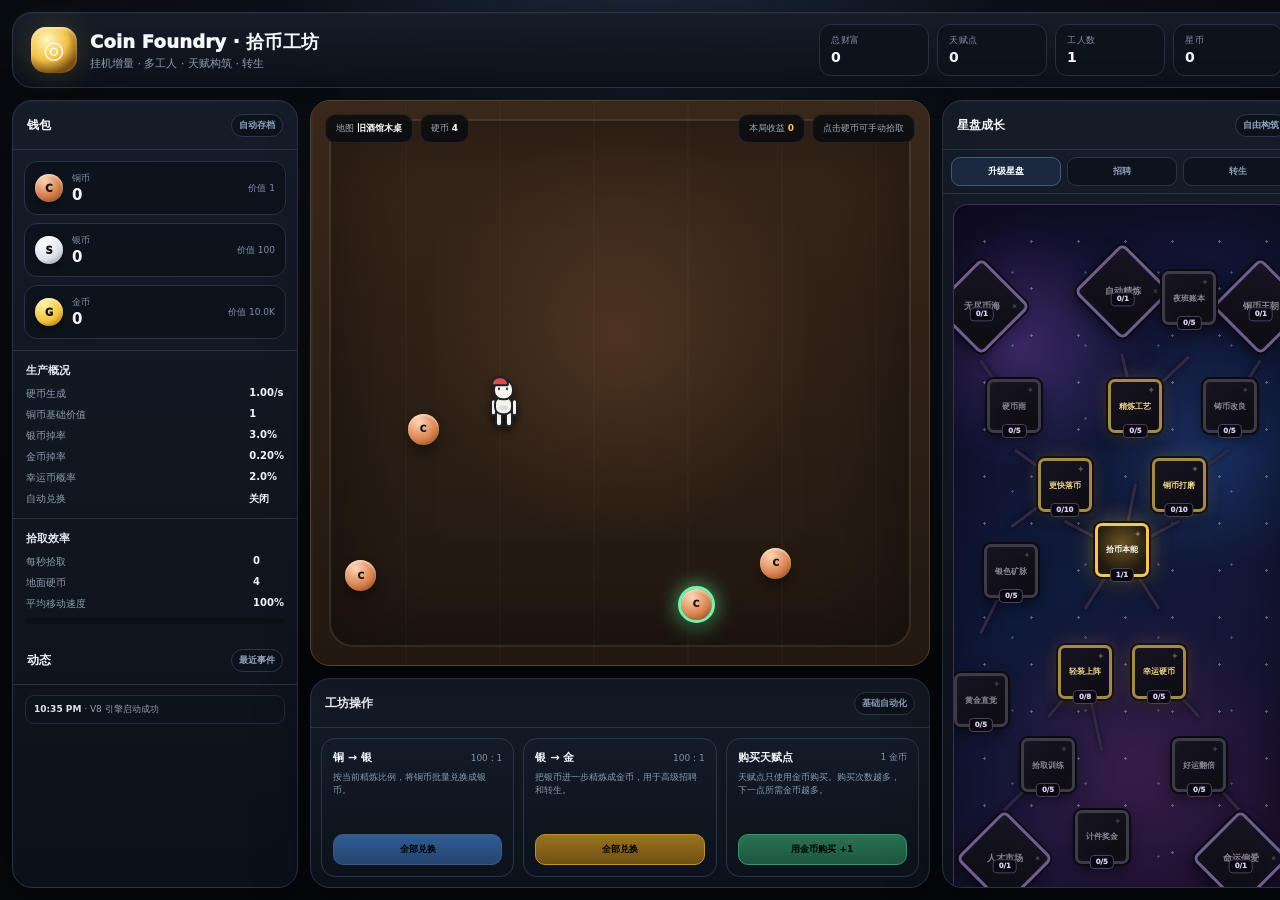
<file: index.html>
<!doctype html><html lang="zh-CN"><head><meta charset="utf-8"><meta name="viewport" content="width=device-width,initial-scale=1"><title>Coin Foundry · 拾币工坊</title><link rel="stylesheet" href="style.css?v=5"></head><body><div class="app"><header class="topbar glass"><div class="brand"><div class="logo">◎</div><div><h1>Coin Foundry · 拾币工坊</h1><p>挂机增量 · 多工人 · 天赋构筑 · 转生</p></div></div><div class="topstats"><div class="stat"><span>总财富</span><b id="wealth">0</b></div><div class="stat"><span>天赋点</span><b id="points">0</b></div><div class="stat"><span>工人数</span><b id="workerCount">1</b></div><div class="stat"><span>星币</span><b id="stars">0</b></div></div></header><aside class="left glass"><div class="panelHead"><span>钱包</span><span class="badge">自动存档</span></div><div class="wallet"><div class="money"><div class="moneyL"><div class="ci c">C</div><div><small>铜币</small><b id="copper">0</b></div></div><small id="cValue">价值 1</small></div><div class="money"><div class="moneyL"><div class="ci s">S</div><div><small>银币</small><b id="silver">0</b></div></div><small id="sValue">价值 100</small></div><div class="money"><div class="moneyL"><div class="ci g">G</div><div><small>金币</small><b id="gold">0</b></div></div><small id="gValue">价值 10,000</small></div></div><div class="section"><div class="sectionTitle">生产概况</div><div class="kv"><span>硬币生成</span><b id="spawnRate">1.00/s</b><span>铜币基础价值</span><b id="coinValue">1</b><span>银币掉率</span><b id="silverChance">3%</b><span>金币掉率</span><b id="goldChance">0.2%</b><span>幸运币概率</span><b id="luckChance">2%</b><span>自动兑换</span><b id="autoConvert">关闭</b></div></div><div class="section"><div class="sectionTitle">拾取效率</div><div class="kv"><span>每秒拾取</span><b id="pps">0</b><span>地面硬币</span><b id="ground">0</b><span>平均移动速度</span><b id="avgSpeed">100%</b></div><div class="progress"><i id="effBar" style="width:35%"></i></div></div><div class="panelHead"><span>动态</span><span class="badge">最近事件</span></div><div class="log" id="log"></div></aside><main class="center"><section class="arenaWrap"><div class="arena" id="field"></div><div class="arenaHud"><div class="hudGroup"><div class="hud">地图 <b>旧酒馆木桌</b></div><div class="hud">硬币 <b id="hudCoins">0</b></div></div><div class="hudGroup"><div class="hud gold">本局收益 <b id="runEarned">0</b></div><div class="hud">点击硬币可手动拾取</div></div></div><div id="workersLayer"></div></section><section class="actions glass"><div class="panelHead"><span>工坊操作</span><span class="badge">基础自动化</span></div><div class="actionGrid"><div class="card"><div><div class="cardTop"><strong>铜 → 银</strong><span id="ratioCS">100 : 1</span></div><p>按当前精炼比例，将铜币批量兑换成银币。</p></div><button class="btn" id="exchangeSilver">全部兑换</button></div><div class="card"><div><div class="cardTop"><strong>银 → 金</strong><span id="ratioSG">100 : 1</span></div><p>把银币进一步精炼成金币，用于高级招聘和转生。</p></div><button class="btn gold" id="exchangeGold">全部兑换</button></div><div class="card"><div><div class="cardTop"><strong>购买天赋点</strong><span id="pointCost">1 金币</span></div><p>天赋点只使用金币购买。购买次数越多，下一点所需金币越多。</p></div><button class="btn green" id="buyPoint">用金币购买 +1</button></div></div></section></main><aside class="right glass"><div class="panelHead"><span>星盘成长</span><span class="badge" id="buildName">自由构筑</span></div><div class="tabs"><button class="tab active" data-tab="tree">升级星盘</button><button class="tab" data-tab="workers">招聘</button><button class="tab" data-tab="prestige">转生</button></div><div class="tabBody"><div class="view" id="view-tree"><div class="tree" id="tree"></div></div><div class="view" id="view-workers" style="display:none"><div class="workerShop" id="workerShop"></div></div><div class="view" id="view-prestige" style="display:none"><div class="prestigeBox"><h3>星币转生</h3><p>达到足够总收益后，可重置本局资源、招聘与普通天赋，换取永久星币。每枚星币永久提高硬币价值与生成速度。</p><div class="kv"><span>预计获得</span><b id="prestigeGain">0 星币</b><span>当前永久加成</span><b id="starBonus">+0%</b></div><button class="btn gold" id="prestigeBtn" style="width:100%;margin-top:10px">进行转生</button></div></div></div></aside></div><div class="tooltip" id="tooltip"></div><div class="toast" id="toast"></div><script src="game-v8.js?v=8"></script></body></html>
</file>
<file: style.css>
:root{--bg:#07090d;--bg2:#0d1118;--panel:#111721;--panel2:#171f2b;--line:#2a3444;--text:#f4f7fb;--muted:#8f9bad;--gold:#f7c754;--copper:#d88753;--silver:#dfe7f0;--blue:#74a7ff;--green:#69dfa2;--red:#ff7e7e;--violet:#b58cff}*{box-sizing:border-box}html,body{margin:0;height:100%;overflow:hidden;background:radial-gradient(circle at 50% -15%,#1f2e43 0,#0c1119 32%,#06080c 72%);color:var(--text);font-family:Inter,system-ui,-apple-system,"Segoe UI",Arial,sans-serif}button{font:inherit}.app{height:100vh;display:grid;grid-template-columns:286px minmax(620px,1fr) 360px;grid-template-rows:76px 1fr;gap:12px;padding:12px}.glass{background:linear-gradient(180deg,rgba(22,29,41,.96),rgba(12,17,25,.98));border:1px solid var(--line);box-shadow:0 20px 55px rgba(0,0,0,.34),inset 0 1px rgba(255,255,255,.025)}.topbar{grid-column:1/4;border-radius:20px;display:flex;align-items:center;justify-content:space-between;padding:0 18px}.brand{display:flex;align-items:center;gap:13px}.logo{width:46px;height:46px;border-radius:15px;background:radial-gradient(circle at 35% 28%,#fff7bf,#f2c044 46%,#7e5014 75%);display:grid;place-items:center;font-size:24px;box-shadow:0 0 30px rgba(247,199,84,.2),inset 0 2px 3px rgba(255,255,255,.5)}.brand h1{font-size:18px;margin:0;font-weight:950;letter-spacing:.2px}.brand p{margin:2px 0 0;font-size:11px;color:#8f9bb0}.topstats{display:flex;gap:8px}.stat{min-width:110px;padding:9px 11px;border-radius:12px;background:#0d131c;border:1px solid #253044}.stat span{display:block;font-size:9px;color:#8290a5;text-transform:uppercase;letter-spacing:.7px}.stat b{font-size:14px}.left,.right{border-radius:20px;min-height:0;overflow:hidden}.panelHead{height:49px;padding:0 14px;display:flex;align-items:center;justify-content:space-between;border-bottom:1px solid var(--line);font-size:12px;font-weight:900}.badge{font-size:9px;padding:4px 7px;border-radius:999px;background:#0d131c;border:1px solid #2b374a;color:#8fa2bc}.wallet{padding:11px;display:grid;gap:8px}.money{padding:10px;border-radius:13px;background:#0d131c;border:1px solid #253247;display:flex;align-items:center;justify-content:space-between}.moneyL{display:flex;align-items:center;gap:9px}.ci{width:28px;height:28px;border-radius:50%;display:grid;place-items:center;color:#111;font-size:10px;font-weight:950;box-shadow:inset 0 2px 3px rgba(255,255,255,.55),0 5px 10px rgba(0,0,0,.3)}.ci.c{background:radial-gradient(circle at 35% 25%,#ffd3b0,#d27a47 58%,#76391c)}.ci.s{background:radial-gradient(circle at 35% 25%,#fff,#dce3ea 58%,#78828e)}.ci.g{background:radial-gradient(circle at 35% 25%,#fff4a4,#f2c33d 58%,#8f5d04)}.money small{display:block;font-size:9px;color:#7f90a8}.money b{font-size:15px}.section{padding:12px 13px;border-top:1px solid var(--line)}.sectionTitle{font-size:11px;font-weight:900;margin-bottom:9px;color:#dfe8f5}.kv{display:grid;grid-template-columns:1fr auto;gap:7px 10px;font-size:10px;color:#8e9db1}.kv b{color:#eef4fc}.progress{height:6px;border-radius:99px;background:#0b1017;overflow:hidden;margin-top:7px}.progress i{display:block;height:100%;border-radius:99px;background:linear-gradient(90deg,#568cf0,#84c2ff)}.log{height:210px;overflow:auto;display:flex;flex-direction:column;gap:6px;padding:10px 12px}.log div{font-size:9px;line-height:1.45;padding:7px 8px;border-radius:9px;background:#0d131c;border:1px solid #202b3b;color:#8f9db0}.log strong{color:#dce6f3}.center{display:grid;grid-template-rows:minmax(430px,1fr) 210px;gap:12px;min-height:0}.arenaWrap{position:relative;border-radius:20px;overflow:hidden;border:1px solid #58402d;background:#2c2017;box-shadow:0 18px 45px rgba(0,0,0,.28)}.arena{position:absolute;inset:0;background:radial-gradient(circle at 50% 42%,rgba(184,119,63,.22),transparent 45%),repeating-linear-gradient(90deg,rgba(255,255,255,.018) 0 2px,transparent 2px 94px),linear-gradient(180deg,#39271b,#211811)}.arena:before{content:"";position:absolute;inset:18px;border-radius:24px;border:2px solid rgba(255,232,192,.08);box-shadow:inset 0 0 95px rgba(0,0,0,.48)}.arenaHud{position:absolute;z-index:30;left:14px;right:14px;top:13px;display:flex;justify-content:space-between;pointer-events:none}.hudGroup{display:flex;gap:7px}.hud{padding:7px 10px;border-radius:10px;background:rgba(7,10,15,.78);border:1px solid rgba(255,255,255,.09);backdrop-filter:blur(8px);font-size:9px;color:#9eacbe}.hud b{color:#fff}.hud.gold b{color:var(--gold)}.coin{position:absolute;width:31px;height:31px;border-radius:50%;display:grid;place-items:center;font-size:9px;font-weight:1000;color:#111;z-index:8;cursor:pointer;user-select:none;animation:drop .38s cubic-bezier(.15,.86,.28,1.1);box-shadow:0 7px 12px rgba(0,0,0,.38),inset 0 2px 2px rgba(255,255,255,.48)}.coin.copper{background:radial-gradient(circle at 35% 26%,#ffd5b4,#d9824f 58%,#743a19)}.coin.silver{background:radial-gradient(circle at 35% 26%,#fff,#dce5ed 58%,#75818e)}.coin.gold{background:radial-gradient(circle at 35% 26%,#fff5ad,#f5c83f 58%,#906003)}.coin.lucky{outline:3px solid #78efab;filter:drop-shadow(0 0 10px rgba(92,230,145,.75))}@keyframes drop{0%{transform:translateY(-46px) scale(.55) rotate(-45deg);opacity:.15}70%{transform:translateY(4px) scale(1.08)}100%{transform:none;opacity:1}}.worker{position:absolute;width:38px;height:48px;z-index:20;transform:translate(-50%,-60%);pointer-events:none;filter:drop-shadow(0 5px 4px rgba(0,0,0,.5))}.worker.flip{transform:translate(-50%,-60%) scaleX(-1)}.shadow{position:absolute;left:7px;bottom:0;width:25px;height:7px;border-radius:50%;background:rgba(0,0,0,.38);filter:blur(2px)}.body{position:absolute;left:10px;top:19px;width:19px;height:20px;border-radius:9px 9px 8px 8px;background:#f5f3ee!important;border:2px solid #202127!important;z-index:3}.head{position:absolute;left:9px;top:3px;width:21px;height:21px;border-radius:48% 48% 45% 45%;background:#faf8f2;border:2px solid #202127;z-index:5}.hair{display:none}.eye{position:absolute;top:11px;width:2px;height:3px;border-radius:50%;background:#25262a;z-index:7}.e1{left:15px}.e2{left:23px}.arm,.leg{position:absolute;border-radius:7px;transform-origin:50% 10%;z-index:2;border:2px solid #202127;background:#f4f2ed}.arm{width:7px;height:18px;top:22px}.arm.a1{left:5px}.arm.a2{right:5px}.leg{width:8px;height:17px;top:34px}.leg.l1{left:10px}.leg.l2{right:10px}.worker:after{content:"";position:absolute;left:15px;top:29px;width:9px;height:5px;border-radius:50%;background:rgba(30,31,35,.10);z-index:5}.worker.walk .a1,.worker.walk .l2{animation:limb .28s ease-in-out infinite alternate}.worker.walk .a2,.worker.walk .l1{animation:limb .28s ease-in-out infinite alternate-reverse}.worker.walk .head,.worker.walk .body{animation:bob .28s ease-in-out infinite alternate}.worker.pick .body{animation:crouch .28s ease}.worker.pick .head{animation:dip .28s ease}.worker.pick .arm{animation:grab .28s ease}@keyframes limb{from{transform:rotate(-29deg)}to{transform:rotate(29deg)}}@keyframes bob{to{transform:translateY(2px)}}@keyframes crouch{50%{transform:translateY(7px) scaleY(.78)}}@keyframes dip{50%{transform:translateY(6px)}}@keyframes grab{50%{transform:rotate(72deg) translateY(5px)}}.worker-runner .head:after{content:"";position:absolute;left:3px;top:-5px;width:14px;height:6px;border-radius:8px 8px 2px 2px;background:#d94f4f;border:2px solid #202127}.worker-scout .head:after{content:"";position:absolute;right:-5px;top:-4px;width:10px;height:10px;border-radius:50% 50% 0 50%;background:#6bc57b;border:2px solid #202127;transform:rotate(30deg)}.worker-porter .body:after{content:"";position:absolute;left:3px;top:4px;width:9px;height:9px;border-radius:2px;background:#d0a04d;border:1px solid #202127}.worker-banker .head:after{content:"$";position:absolute;left:3px;top:-7px;width:15px;height:12px;border-radius:3px;background:#d7b650;border:2px solid #202127;color:#1b1b1e;font-size:8px;font-weight:1000;text-align:center;line-height:10px}.float{position:absolute;z-index:40;pointer-events:none;font-size:12px;font-weight:950;text-shadow:0 2px 4px #000;animation:floatUp .85s ease-out forwards}@keyframes floatUp{to{transform:translateY(-48px);opacity:0}}.actions{border-radius:20px;overflow:hidden}.actionGrid{height:calc(100% - 49px);display:grid;grid-template-columns:repeat(3,1fr);gap:9px;padding:10px}.card{border:1px solid #29364a;border-radius:14px;background:linear-gradient(180deg,#131b27,#0c121b);padding:11px;display:flex;flex-direction:column;justify-content:space-between}.cardTop{display:flex;align-items:center;justify-content:space-between;gap:8px}.cardTop strong{font-size:11px}.cardTop span{font-size:9px;color:#8394ab}.card p{font-size:9px;color:#8899ae;line-height:1.4;margin:6px 0 9px}.btn{border:1px solid #3a5b82;background:linear-gradient(180deg,#315c94,#24456f);border-radius:10px;padding:8px 9px;font-size:9px;font-weight:900;cursor:pointer}.btn:hover{filter:brightness(1.13)}.btn.gold{background:linear-gradient(180deg,#9a7320,#6f5015);border-color:#bd9131}.btn.green{background:linear-gradient(180deg,#277454,#1d563f);border-color:#3a956f}.btn:disabled{opacity:.38;cursor:not-allowed}.right{display:grid;grid-template-rows:49px 44px 1fr}.tabs{display:flex;padding:7px 8px;gap:6px;border-bottom:1px solid var(--line)}.tab{flex:1;border:1px solid #283548;background:#0d131c;color:#8d9bb0;border-radius:9px;font-size:9px;font-weight:900;cursor:pointer}.tab.active{background:#1b2940;color:#fff;border-color:#3d5b86}.tabBody{min-height:0;position:relative;overflow:hidden}.view{position:absolute;inset:0;overflow:auto;padding:10px}.tree{position:relative;min-height:720px;border-radius:14px;background:radial-gradient(circle at 20% 20%,rgba(159,92,230,.28),transparent 19%),radial-gradient(circle at 78% 34%,rgba(46,115,215,.25),transparent 22%),radial-gradient(circle at 54% 78%,rgba(165,57,144,.22),transparent 26%),linear-gradient(145deg,#140e2b,#101a3a 48%,#210f2e);border:1px solid #3b3159;overflow:hidden;box-shadow:inset 0 0 70px rgba(0,0,0,.48)}.tree:before{content:"";position:absolute;inset:0;opacity:.32;pointer-events:none;background-image:radial-gradient(circle,#fff 0 1px,transparent 1.4px),radial-gradient(circle,#8eb8ff 0 1px,transparent 1.4px);background-size:47px 47px,73px 73px;background-position:7px 13px,22px 31px}.line{position:absolute;height:3px;background:#302947;transform-origin:0 50%;z-index:1;box-shadow:0 0 5px rgba(0,0,0,.6)}.line.on{background:linear-gradient(90deg,#8265c9,#f0bf59);box-shadow:0 0 10px rgba(185,132,235,.55)}.node{position:absolute;width:54px;height:54px;border-radius:7px;display:grid;place-items:center;text-align:center;padding:5px;z-index:3;cursor:pointer;background:linear-gradient(145deg,#171421,#0c0c12);border:3px solid #3e3b49;color:#8a8794;font-size:8px;font-weight:950;box-shadow:0 0 0 2px #0b0a10,0 6px 14px rgba(0,0,0,.5),inset 0 0 12px rgba(255,255,255,.025)}.node:before{content:"✦";position:absolute;top:4px;right:5px;font-size:8px;opacity:.35}.node.small{width:45px;height:45px;border-radius:6px}.node.big{width:69px;height:69px;border-width:3px;font-size:9px;transform:rotate(45deg);border-color:#705e92}.node.big>div{transform:rotate(-45deg)}.node.available{border-color:#a38a4b;color:#f0d88d;box-shadow:0 0 0 2px #16100a,0 0 17px rgba(237,190,75,.23),0 7px 14px rgba(0,0,0,.45)}.node.unlocked{background:radial-gradient(circle at 50% 38%,#392f64,#141328 70%);border-color:#a58ae6;color:#fff;box-shadow:0 0 0 2px #140f20,0 0 20px rgba(154,117,231,.38),0 7px 14px rgba(0,0,0,.45)}.node.maxed{background:radial-gradient(circle at 50% 38%,#6c5626,#211a0d 72%);border-color:#f0c65e;box-shadow:0 0 0 2px #1a1207,0 0 22px rgba(241,195,75,.42),0 7px 14px rgba(0,0,0,.45)}.node .lvl{position:absolute;bottom:-8px;left:50%;transform:translateX(-50%);white-space:nowrap;background:#090811;border:1px solid #4b405d;border-radius:4px;padding:2px 5px;font-size:7px;color:#d6cdea}.tooltip{position:fixed;z-index:9999;width:270px;padding:12px;border-radius:13px;background:#0b1119;border:1px solid #34445d;box-shadow:0 18px 45px rgba(0,0,0,.5);pointer-events:none;display:none}.tooltip h3{font-size:12px;margin:0 0 4px}.tooltip .type{font-size:8px;color:#7e93ad;text-transform:uppercase;letter-spacing:.8px}.tooltip p{font-size:9px;color:#a0aec0;line-height:1.45;margin:8px 0}.tooltip .effect{padding:8px;border-radius:9px;background:#101923;border:1px solid #223044;font-size:9px;line-height:1.5;color:#dce7f6}.tooltip .next{color:#8fdcaf}.tooltip .req{margin-top:7px;font-size:8px;color:#8a99ad}.tooltip .cost{margin-top:8px;font-size:9px;font-weight:900;color:#f2d27a}.workerShop{display:grid;gap:8px}.hireCard{padding:10px;border-radius:13px;background:#0d131c;border:1px solid #253247}.hireTop{display:flex;align-items:center;justify-content:space-between}.hireName{font-size:11px;font-weight:900}.hireRole{font-size:8px;color:#7f90a7}.hireStats{display:grid;grid-template-columns:1fr 1fr;gap:4px 10px;margin:8px 0;font-size:8px;color:#8e9db1}.hireStats b{color:#e6eef8}.prestigeBox{padding:12px;border-radius:14px;background:linear-gradient(180deg,#161325,#0e0c18);border:1px solid #332a55}.prestigeBox h3{margin:0;font-size:12px}.prestigeBox p{font-size:9px;color:#9a90b7;line-height:1.5}.toast{position:fixed;left:50%;bottom:28px;transform:translateX(-50%) translateY(12px);background:#0c121a;border:1px solid #34445b;border-radius:11px;padding:10px 14px;font-size:10px;font-weight:800;opacity:0;pointer-events:none;transition:.2s;z-index:999}.toast.show{opacity:1;transform:translateX(-50%) translateY(0)}@media(max-width:1200px){.app{grid-template-columns:240px minmax(560px,1fr) 320px}}
</file>
